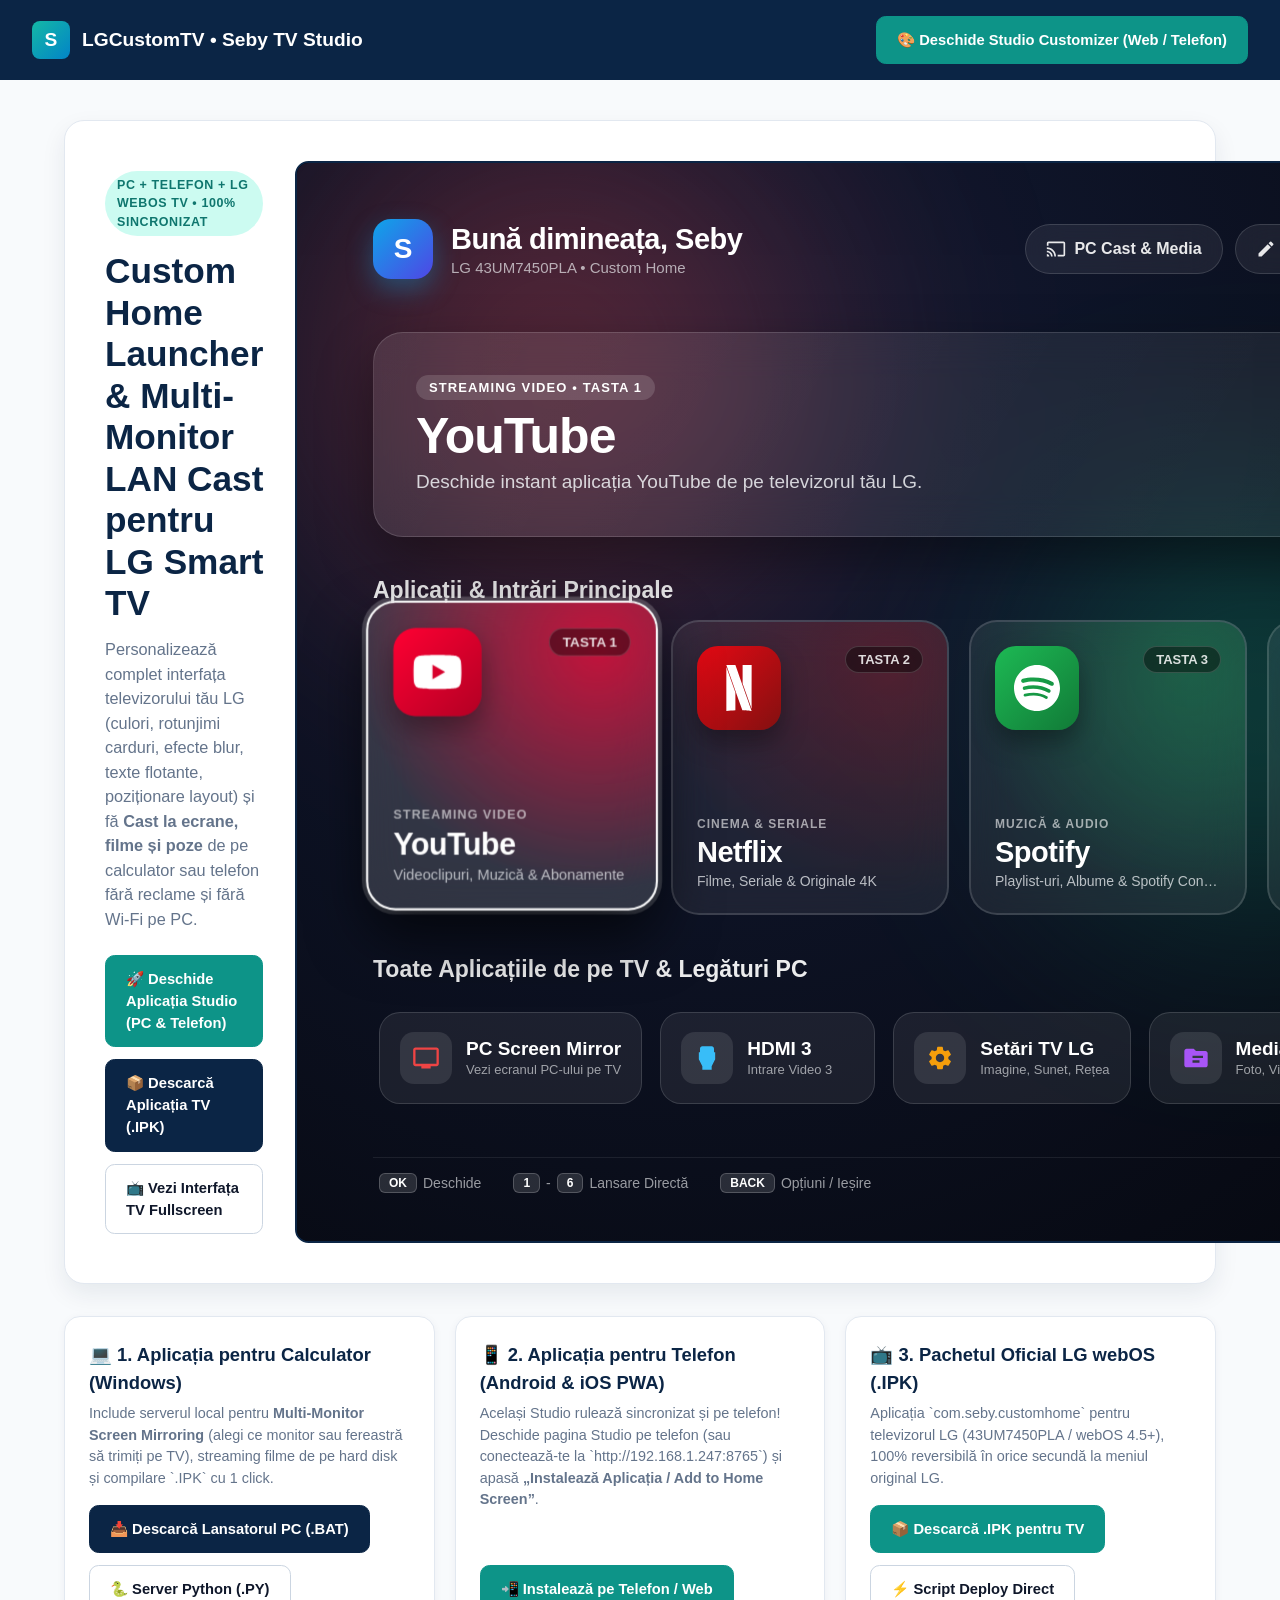
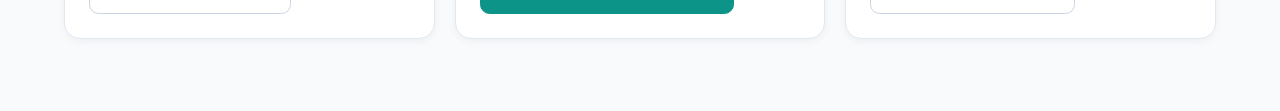
<file: index.html>
<!DOCTYPE html>
<html lang="ro">
<head>
  <meta charset="UTF-8" />
  <meta name="viewport" content="width=device-width, initial-scale=1.0" />
  <meta name="theme-color" content="#0b2545" />
  <link rel="manifest" href="seby-tv-home/manifest.webmanifest" />
  <link rel="icon" type="image/png" href="seby-tv-home/largeIcon.png" />
  <title>LGCustomTV &bull; Seby TV Studio (PC, Telefon &amp; LG webOS TV)</title>
  <style>
    :root {
      --navy: #0b2545;
      --teal: #0d9488;
      --teal-dark: #0f766e;
      --bg: #f8fafc;
      --surface: #ffffff;
      --muted: #f1f5f9;
      --border: #e2e8f0;
      --text: #0f172a;
      --text-muted: #64748b;
      --font: "Aptos", "Segoe UI Variable", -apple-system, BlinkMacSystemFont, "Segoe UI", sans-serif;
    }
    * { box-sizing: border-box; margin: 0; padding: 0; }
    body {
      background: var(--bg);
      color: var(--text);
      font-family: var(--font);
      line-height: 1.5;
    }
    .navbar {
      background: var(--navy);
      color: #fff;
      padding: 1rem 2rem;
      display: flex;
      align-items: center;
      justify-content: space-between;
      flex-wrap: wrap;
      gap: 1rem;
    }
    .nav-brand { display: flex; align-items: center; gap: 0.75rem; font-weight: 800; font-size: 1.2rem; }
    .nav-badge {
      width: 38px; height: 38px; border-radius: 0.5rem;
      background: linear-gradient(135deg, #14b8a6, #0284c7);
      display: flex; align-items: center; justify-content: center;
    }
    .container { max-width: 1200px; margin: 0 auto; padding: 2.5rem 1.5rem; }
    .hero-card {
      background: var(--surface);
      border: 1px solid var(--border);
      border-radius: 1.25rem;
      padding: 2.5rem;
      box-shadow: 0 10px 25px rgba(11, 37, 69, 0.08);
      margin-bottom: 2rem;
      display: grid;
      grid-template-columns: 1.15fr 0.85fr;
      gap: 2rem;
      align-items: center;
    }
    @media (max-width: 860px) {
      .hero-card { grid-template-columns: 1fr; padding: 1.5rem; }
    }
    .tag {
      display: inline-block;
      padding: 0.3rem 0.75rem;
      border-radius: 999px;
      background: #ccfbf1;
      color: var(--teal-dark);
      font-size: 0.78rem;
      font-weight: 700;
      text-transform: uppercase;
      letter-spacing: 0.6px;
      margin-bottom: 0.85rem;
    }
    h1 { font-size: 2.2rem; color: var(--navy); line-height: 1.18; margin-bottom: 0.85rem; }
    .lead { font-size: 1.02rem; color: var(--text-muted); margin-bottom: 1.5rem; }
    .btn-row { display: flex; flex-wrap: wrap; gap: 0.75rem; }
    .btn {
      display: inline-flex; align-items: center; gap: 0.5rem;
      padding: 0.75rem 1.25rem;
      border-radius: 0.6rem;
      border: 1px solid #cbd5e1;
      background: var(--surface);
      color: var(--text);
      font-weight: 700;
      font-size: 0.92rem;
      text-decoration: none;
      cursor: pointer;
      transition: all 0.15s ease;
    }
    .btn:hover { background: var(--muted); }
    .btn-primary { background: var(--teal); border-color: var(--teal); color: #fff; }
    .btn-primary:hover { background: var(--teal-dark); }
    .btn-navy { background: var(--navy); border-color: var(--navy); color: #fff; }
    .btn-navy:hover { background: #133863; }

    .grid-3 {
      display: grid;
      grid-template-columns: repeat(auto-fit, minmax(310px, 1fr));
      gap: 1.25rem;
      margin-bottom: 2rem;
    }
    .feature-card {
      background: var(--surface);
      border: 1px solid var(--border);
      border-radius: 1rem;
      padding: 1.5rem;
      box-shadow: 0 2px 8px rgba(11, 37, 69, 0.05);
      display: flex;
      flex-direction: column;
      justify-content: space-between;
      gap: 1rem;
    }
    .feature-card h3 { font-size: 1.15rem; color: var(--navy); margin-bottom: 0.4rem; }
    .feature-card p { font-size: 0.9rem; color: var(--text-muted); }

    .preview-box {
      width: 100%;
      aspect-ratio: 16 / 9;
      border-radius: 0.85rem;
      overflow: hidden;
      border: 2px solid var(--navy);
      background: #06080f;
      position: relative;
    }
    .preview-box iframe {
      width: 1920px;
      height: 1080px;
      border: 0;
      transform-origin: 0 0;
    }
  </style>
</head>
<body>
  <nav class="navbar">
    <div class="nav-brand">
      <div class="nav-badge">S</div>
      <span>LGCustomTV &bull; Seby TV Studio</span>
    </div>
    <div style="display:flex; gap:0.65rem;">
      <a class="btn btn-primary" href="seby-tv-home/studio_ui.html">🎨 Deschide Studio Customizer (Web / Telefon)</a>
    </div>
  </nav>

  <div class="container">
    <div class="hero-card">
      <div>
        <span class="tag">PC + TELEFON + LG WEBOS TV &bull; 100% SINCRONIZAT</span>
        <h1>Custom Home Launcher &amp; Multi-Monitor LAN Cast pentru LG Smart TV</h1>
        <p class="lead">
          Personalizează complet interfața televizorului tău LG (culori, rotunjimi carduri, efecte blur, texte flotante, poziționare layout) și fă <strong>Cast la ecrane, filme și poze</strong> de pe calculator sau telefon fără reclame și fără Wi-Fi pe PC.
        </p>
        <div class="btn-row">
          <a class="btn btn-primary" href="seby-tv-home/studio_ui.html">🚀 Deschide Aplicația Studio (PC &amp; Telefon)</a>
          <a class="btn btn-navy" href="seby-tv-home/com.seby.customhome_1.0.0_all.ipk" download>📦 Descarcă Aplicația TV (.IPK)</a>
          <a class="btn" href="seby-tv-home/index.html" target="_blank">📺 Vezi Interfața TV Fullscreen</a>
        </div>
      </div>

      <div>
        <div class="preview-box" id="heroPreviewWrap">
          <iframe id="heroPreviewIframe" src="seby-tv-home/index.html"></iframe>
        </div>
      </div>
    </div>

    <div class="grid-3">
      <div class="feature-card">
        <div>
          <h3>💻 1. Aplicația pentru Calculator (Windows)</h3>
          <p>
            Include serverul local pentru <strong>Multi-Monitor Screen Mirroring</strong> (alegi ce monitor sau fereastră să trimiți pe TV), streaming filme de pe hard disk și compilare `.IPK` cu 1 click.
          </p>
        </div>
        <div class="btn-row">
          <a class="btn btn-navy" href="seby-tv-home/Porneste_Seby_TV_Studio.bat" download>📥 Descarcă Lansatorul PC (.BAT)</a>
          <a class="btn" href="seby-tv-home/seby_tv_studio.py" download>🐍 Server Python (.PY)</a>
        </div>
      </div>

      <div class="feature-card">
        <div>
          <h3>📱 2. Aplicația pentru Telefon (Android &amp; iOS PWA)</h3>
          <p>
            Același Studio rulează sincronizat și pe telefon! Deschide pagina Studio pe telefon (sau conectează-te la `http://192.168.1.247:8765`) și apasă <strong>„Instalează Aplicația / Add to Home Screen”</strong>.
          </p>
        </div>
        <div class="btn-row">
          <a class="btn btn-primary" href="seby-tv-home/studio_ui.html">📲 Instalează pe Telefon / Web</a>
        </div>
      </div>

      <div class="feature-card">
        <div>
          <h3>📺 3. Pachetul Oficial LG webOS (.IPK)</h3>
          <p>
            Aplicația `com.seby.customhome` pentru televizorul LG (43UM7450PLA / webOS 4.5+), 100% reversibilă în orice secundă la meniul original LG.
          </p>
        </div>
        <div class="btn-row">
          <a class="btn btn-primary" href="seby-tv-home/com.seby.customhome_1.0.0_all.ipk" download>📦 Descarcă .IPK pentru TV</a>
          <a class="btn" href="seby-tv-home/deploy_to_tv.py" download>⚡ Script Deploy Direct</a>
        </div>
      </div>
    </div>
  </div>

  <script>
    function scaleHeroPreview() {
      var wrap = document.getElementById("heroPreviewWrap");
      var iframe = document.getElementById("heroPreviewIframe");
      if (!wrap || !iframe) return;
      iframe.style.transform = "scale(" + (wrap.clientWidth / 1920) + ")";
    }
    window.addEventListener("resize", scaleHeroPreview);
    window.addEventListener("DOMContentLoaded", scaleHeroPreview);
  </script>
</body>
</html>
</file>
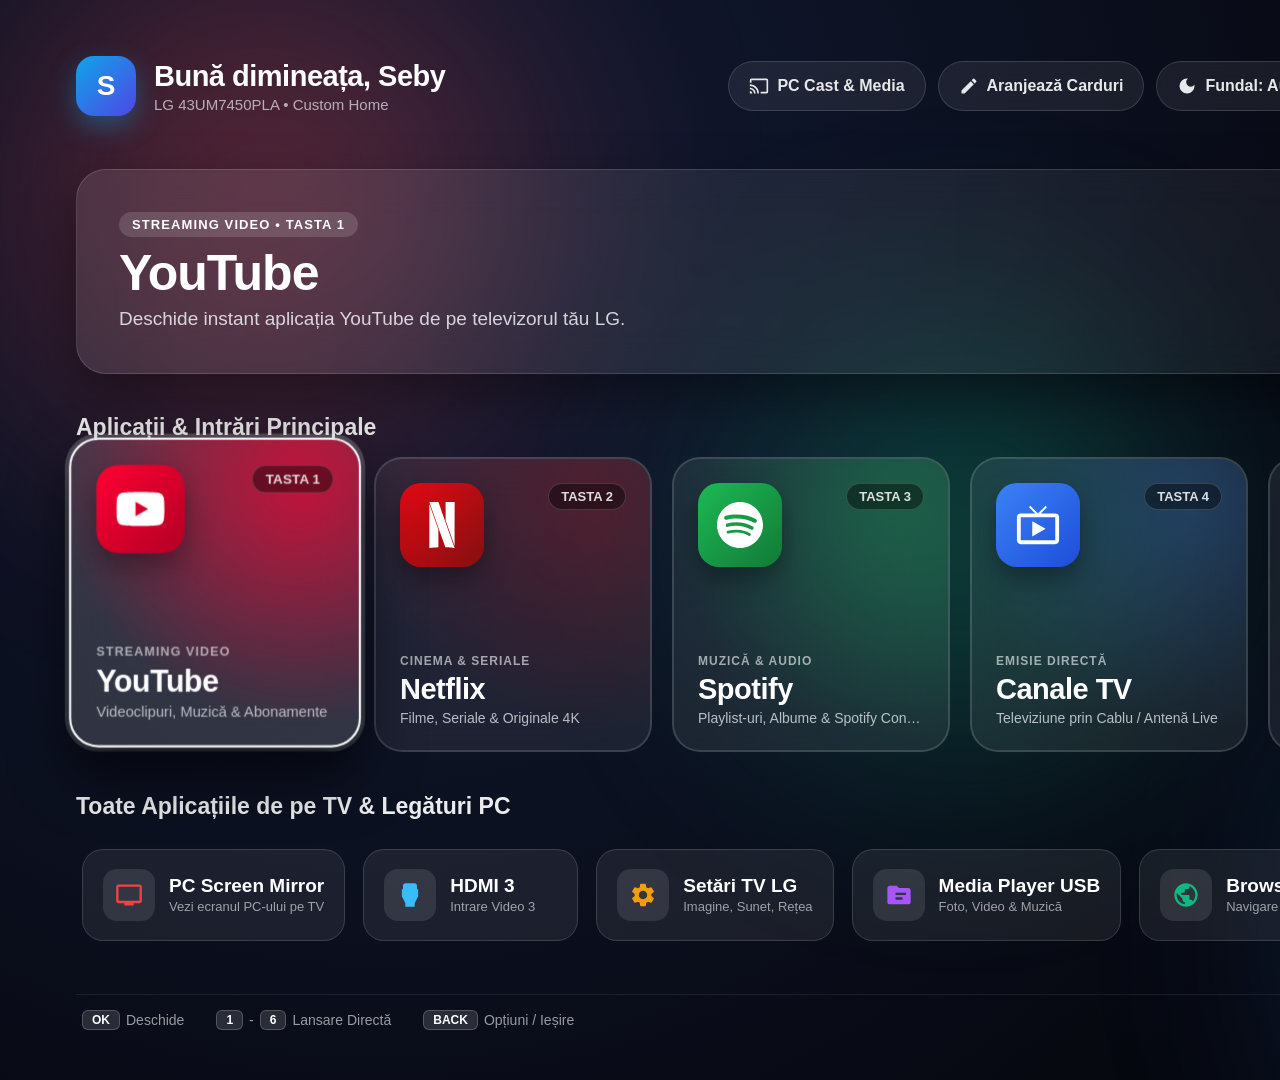
<file: seby-tv-home/index.html>
<!DOCTYPE html>
<html lang="ro">
<head>
  <meta charset="UTF-8" />
  <meta name="viewport" content="width=1920, height=1080, initial-scale=1.0, user-scalable=no" />
  <title>Seby TV Home</title>
  <link rel="stylesheet" href="style.css" />
</head>
<body class="theme-aurora">
  <!-- Custom Wallpaper Layer -->
  <div class="wallpaper-layer" id="wallpaperLayer"></div>

  <!-- Dynamic Ambient Background -->
  <div class="ambient-bg" id="ambientBg">
    <div class="orb orb-1" id="orb1"></div>
    <div class="orb orb-2" id="orb2"></div>
    <div class="orb orb-3" id="orb3"></div>
  </div>

  <!-- Custom Free-Floating Texts / Widgets Layer -->
  <div class="custom-texts-layer" id="customTextsLayer"></div>

  <!-- Main 1920x1080 Container -->
  <div class="app-shell" id="appShell">
    <!-- Top Status Bar -->
    <header class="topbar" id="topbarEl">
      <div class="brand-area">
        <div class="avatar-badge" id="avatarBadge">S</div>
        <div class="brand-text">
          <div class="greeting" id="greetingText">Bună seara, Seby</div>
          <div class="device-meta" id="deviceMetaText">LG 43UM7450PLA &bull; Custom Home</div>
        </div>
      </div>

      <div class="top-actions">
        <button class="pill-btn focusable" data-action="open-cast-hub" id="btnCastHub" tabindex="0">
          <svg viewBox="0 0 24 24" class="pill-icon"><path fill="currentColor" d="M21 3H3c-1.1 0-2 .9-2 2v3h2V5h18v14h-7v2h7c1.1 0 2-.9 2-2V5c0-1.1-.9-2-2-2zM1 18v3h3c0-1.66-1.34-3-3-3zm0-4v2c2.76 0 5 2.24 5 5h2c0-3.87-3.13-7-7-7zm0-4v2c4.97 0 9 4.03 9 9h2c0-6.08-4.93-11-11-11z"/></svg>
          <span>PC Cast &amp; Media</span>
        </button>

        <button class="pill-btn focusable" data-action="toggle-edit" id="btnEditOrder" tabindex="0">
          <svg viewBox="0 0 24 24" class="pill-icon"><path fill="currentColor" d="M3 17.25V21h3.75L17.81 9.94l-3.75-3.75L3 17.25zM20.71 7.04a1.003 1.003 0 0 0 0-1.42l-2.34-2.34a1.003 1.003 0 0 0-1.42 0l-1.83 1.83 3.75 3.75 1.84-1.82z"/></svg>
          <span id="editBtnLabel">Aranjează Carduri</span>
        </button>

        <button class="pill-btn focusable" data-action="cycle-theme" id="btnTheme" tabindex="0">
          <svg viewBox="0 0 24 24" class="pill-icon"><path fill="currentColor" d="M12 3a9 9 0 1 0 9 9c0-.46-.04-.92-.1-1.36a5.389 5.389 0 0 1-4.4 2.26 5.403 5.403 0 0 1-3.14-9.8c-.44-.06-.9-.1-1.36-.1z"/></svg>
          <span id="themeBtnLabel">Fundal: Aurora</span>
        </button>

        <button class="pill-btn pill-classic focusable" data-action="classic-mode" id="btnClassicMode" tabindex="0">
          <svg viewBox="0 0 24 24" class="pill-icon"><path fill="currentColor" d="M12 5V1L7 6l5 5V7c3.31 0 6 2.69 6 6s-2.69 6-6 6-6-2.69-6-6H4c0 4.42 3.58 8 8 8s8-3.58 8-8-3.58-8-8-8z"/></svg>
          <span>Meniul Original LG</span>
        </button>

        <div class="weather-widget" id="weatherWidget" title="Vremea curentă">
          <div class="weather-temp" id="weatherTemp">--°C</div>
          <div class="weather-city" id="weatherDesc">București</div>
        </div>

        <div class="clock-widget" id="clockWidget">
          <div class="clock-time" id="clockTime">20:00</div>
          <div class="clock-date" id="clockDate">Duminică, 22 Noiembrie</div>
        </div>
      </div>
    </header>

    <!-- Hero Spotlight Preview -->
    <section class="hero-banner" id="heroBanner">
      <div class="hero-content">
        <div class="hero-tag" id="heroTag">ACCES RAPID &bull; TASTA 1</div>
        <h1 class="hero-title" id="heroTitle">YouTube</h1>
        <p class="hero-desc" id="heroDesc">Deschide instant YouTube pe televizorul tău LG.</p>
        <div class="ticker-note hidden" id="tickerNoteBox"></div>
      </div>
      <div class="hero-shortcut-hint" id="heroShortcutHint">
        <div class="key-cap" id="heroKeyCap">OK</div>
        <span>pentru a deschide</span>
      </div>
    </section>

    <!-- Main Favorite Cards Row -->
    <section class="section-block" id="mainCardsSection">
      <div class="section-header">
        <h2 class="section-title" id="mainSectionTitle">Aplicații &amp; Intrări Principale</h2>
        <span class="section-subtitle" id="editHintText">Folosește săgețile, rotița Magic Remote sau tastele 1-6</span>
      </div>

      <div class="cards-grid" id="mainCardsGrid"></div>
    </section>

    <!-- Secondary Dock: All Installed TV Apps + System Utilities -->
    <section class="section-block dock-block" id="dockSection">
      <div class="section-header">
        <h2 class="section-title">Toate Aplicațiile de pe TV &amp; Legături PC</h2>
        <span class="section-subtitle" id="tvStatusIndicator">Detectare aplicații webOS...</span>
      </div>

      <div class="dock-row" id="secondaryDockRow"></div>
    </section>

    <!-- Bottom Legend Bar + PC Live Monitor -->
    <footer class="bottom-bar" id="bottomBarEl">
      <div class="legend-group">
        <span class="legend-item"><kbd>OK</kbd> Deschide</span>
        <span class="legend-item"><kbd>1</kbd> - <kbd>6</kbd> Lansare Directă</span>
        <span class="legend-item"><kbd>BACK</kbd> Opțiuni / Ieșire</span>
      </div>
      <div class="legend-group" id="pcLiveTelemetry">
        <span class="status-dot" id="pcBridgeDot"></span>
        <span id="pcBridgeStatus">PC Studio: Se caută conexiunea LAN...</span>
      </div>
    </footer>
  </div>

  <!-- ====================================================================
       FULLSCREEN CAST RECEIVER OVERLAY (VIDEO, AUDIO, PHOTO, SCREEN MIRROR)
       ==================================================================== -->
  <div class="cast-overlay hidden" id="castOverlay">
    <div class="cast-topbar">
      <div class="cast-badge-group">
        <span class="cast-live-pill">LIVE CAST DE PE PC</span>
        <span class="cast-media-title" id="castMediaTitle">Redare Media</span>
      </div>
      <div class="cast-controls-hint">
        <span><kbd>OK</kbd> Pauză/Play</span>
        <span><kbd>&larr;</kbd> <kbd>&rarr;</kbd> Derulare 15s</span>
        <span><kbd>BACK</kbd> Închide Cast</span>
        <button class="pill-btn cast-close-btn" id="btnCloseCast">Închide Cast</button>
      </div>
    </div>

    <div class="cast-stage">
      <video id="castVideoPlayer" class="cast-media-el hidden" controls autoplay></video>
      <img id="castImageViewer" class="cast-media-el hidden" alt="Cast Image" />
      <iframe id="castIframeViewer" class="cast-media-el hidden" frameborder="0" allowfullscreen></iframe>
    </div>
  </div>

  <!-- Modal: Return to Original LG Menu / Exit -->
  <div class="modal-backdrop hidden" id="classicModal">
    <div class="modal-card">
      <div class="modal-badge">100% REVERSIBIL</div>
      <h2>Revenire la Meniul Original LG</h2>
      <p>
        Acest Custom Home rulează ca o aplicație sigură și <strong>nu a șters nimic</strong> din televizorul tău.
        Poți oricând să ieși la canalele TV, să deschizi meniul clasic LG sau să dezinstalezi acest meniu.
      </p>

      <div class="modal-options">
        <button class="modal-btn primary focusable-modal" data-modal-action="exit-to-tv" tabindex="0">
          <div class="m-btn-title">Ieși acum la TV Live / Meniul Clasic LG</div>
          <div class="m-btn-sub">Închide Seby TV Home și revine imediat la emisia TV normală</div>
        </button>

        <button class="modal-btn focusable-modal" data-modal-action="open-lg-settings" tabindex="0">
          <div class="m-btn-title">Deschide Setările Oficiale LG</div>
          <div class="m-btn-sub">Intră direct în meniul de configurare al televizorului</div>
        </button>

        <button class="modal-btn focusable-modal" data-modal-action="cancel" tabindex="0">
          <div class="m-btn-title">Rămâi în Seby Custom Home</div>
          <div class="m-btn-sub">Înapoi la ecranul tău personalizat</div>
        </button>
      </div>

      <div class="uninstall-info">
        <strong>Control direct de pe PC sau Telefon (Seby TV Studio):</strong><br/>
        Deschide pe PC sau telefon <code>http://192.168.1.247:8765</code> pentru a schimba live cardurile, culorile, rotunjimile, pozițiile, textele, pentru a face <strong>Cast la ecrane/filme/poze</strong> sau pentru a dezinstala cu 1 click.
      </div>
    </div>
  </div>

  <!-- Toast Notification -->
  <div class="toast hidden" id="toastMsg"></div>

  <script src="app.js"></script>
</body>
</html>
</file>
<file: seby-tv-home/style.css>
/* ==========================================================================
   Seby TV Home - Fully Customizable TV Interface + LAN Cast Receiver
   Supports dynamic CSS variables for colors, radii, blur, positions & texts
   ========================================================================== */

:root {
  --tv-bg-primary: #06080f;
  --tv-bg-secondary: #131b36;
  --tv-card-radius: 28px;
  --tv-hero-radius: 30px;
  --tv-card-height: 295px;
  --tv-card-gap: 20px;
  --tv-card-blur: 22px;
  --tv-card-bg: rgba(255, 255, 255, 0.07);
  --tv-card-border: rgba(255, 255, 255, 0.14);
  --tv-hover-scale: 1.05;
  --tv-font-scale: 1;
  --tv-shell-padx: 76px;
  --tv-shell-pady: 42px;
  --tv-orb-opacity: 0.42;
}

* {
  box-sizing: border-box;
  margin: 0;
  padding: 0;
  user-select: none;
  -webkit-user-select: none;
}

html, body {
  width: 1920px;
  height: 1080px;
  overflow: hidden;
  background-color: var(--tv-bg-primary);
  color: #f8fafc;
  font-family: "Aptos", "Segoe UI Variable", -apple-system, BlinkMacSystemFont, "Segoe UI", Roboto, sans-serif;
  -webkit-font-smoothing: antialiased;
}

/* Themes */
body.theme-aurora {
  background: radial-gradient(circle at 20% 20%, var(--tv-bg-secondary) 0%, var(--tv-bg-primary) 65%, #03050a 100%);
}
body.theme-oled {
  background: #000000;
}
body.theme-oled .orb {
  opacity: 0.12 !important;
}
body.theme-sunset {
  background: radial-gradient(circle at 80% 20%, #2d122b 0%, #0f0c1b 60%, #05050a 100%);
}
body.theme-cyber {
  background: radial-gradient(circle at 50% 15%, #092c3e 0%, #07111e 60%, #03060c 100%);
}
body.theme-emerald {
  background: radial-gradient(circle at 25% 20%, #082f27 0%, #061214 65%, #030708 100%);
}
body.theme-custom {
  background: radial-gradient(circle at 25% 20%, var(--tv-bg-secondary) 0%, var(--tv-bg-primary) 75%);
}

/* Custom Wallpaper Layer */
.wallpaper-layer {
  position: fixed;
  top: 0;
  left: 0;
  width: 1920px;
  height: 1080px;
  background-size: cover;
  background-position: center;
  background-repeat: no-repeat;
  z-index: 0;
  opacity: 0;
  transition: opacity 0.5s ease;
  pointer-events: none;
}

/* Ambient glowing orbs */
.ambient-bg {
  position: fixed;
  top: 0;
  left: 0;
  width: 1920px;
  height: 1080px;
  pointer-events: none;
  z-index: 1;
  overflow: hidden;
}

.orb {
  position: absolute;
  border-radius: 50%;
  filter: blur(110px);
  -webkit-filter: blur(110px);
  opacity: var(--tv-orb-opacity);
  transition: background 0.6s ease, transform 0.8s ease, opacity 0.5s ease;
}

.orb-1 {
  width: 760px;
  height: 760px;
  top: -180px;
  left: -120px;
  background: radial-gradient(circle, #ef4444 0%, transparent 70%);
}

.orb-2 {
  width: 820px;
  height: 820px;
  bottom: -260px;
  right: -120px;
  background: radial-gradient(circle, #3b82f6 0%, transparent 70%);
}

.orb-3 {
  width: 600px;
  height: 600px;
  top: 240px;
  left: 660px;
  background: radial-gradient(circle, #10b981 0%, transparent 70%);
}

/* Custom Floating Texts Layer */
.custom-texts-layer {
  position: fixed;
  top: 0;
  left: 0;
  width: 1920px;
  height: 1080px;
  pointer-events: none;
  z-index: 10;
}

.custom-floating-text {
  position: absolute;
  padding: 10px 20px;
  border-radius: 14px;
  font-weight: 700;
  letter-spacing: -0.2px;
  transition: all 0.25s ease;
  box-shadow: 0 10px 28px rgba(0, 0, 0, 0.35);
}

/* Main Shell */
.app-shell {
  position: relative;
  z-index: 2;
  width: 1920px;
  height: 1080px;
  padding: var(--tv-shell-pady) var(--tv-shell-padx);
  display: flex;
  flex-direction: column;
  justify-content: space-between;
}

/* Top Bar */
.topbar {
  display: flex;
  align-items: center;
  justify-content: space-between;
  height: 84px;
}

.brand-area {
  display: flex;
  align-items: center;
}

.avatar-badge {
  width: 60px;
  height: 60px;
  border-radius: 18px;
  background: linear-gradient(135deg, #0ea5e9 0%, #4f46e5 100%);
  display: flex;
  align-items: center;
  justify-content: center;
  font-size: 28px;
  font-weight: 800;
  color: #ffffff;
  box-shadow: 0 10px 26px rgba(14, 165, 233, 0.35);
  margin-right: 18px;
}

.greeting {
  font-size: calc(29px * var(--tv-font-scale));
  font-weight: 700;
  letter-spacing: -0.5px;
  color: #ffffff;
}

.device-meta {
  font-size: calc(15px * var(--tv-font-scale));
  color: rgba(248, 250, 252, 0.65);
  margin-top: 3px;
}

.top-actions {
  display: flex;
  align-items: center;
}

.pill-btn {
  display: flex;
  align-items: center;
  height: 50px;
  padding: 0 20px;
  margin-right: 12px;
  border-radius: 999px;
  border: 1px solid var(--tv-card-border);
  background: var(--tv-card-bg);
  backdrop-filter: blur(18px);
  -webkit-backdrop-filter: blur(18px);
  color: rgba(255, 255, 255, 0.9);
  font-size: 16px;
  font-weight: 600;
  cursor: pointer;
  outline: none;
  transition: transform 0.2s ease, background 0.2s ease, border-color 0.2s ease, box-shadow 0.2s ease;
}

.pill-btn .pill-icon {
  width: 20px;
  height: 20px;
  margin-right: 8px;
}

.pill-classic {
  border-color: rgba(251, 191, 36, 0.38);
  background: rgba(251, 191, 36, 0.11);
  color: #fde68a;
}

.pill-btn:hover,
.pill-btn:focus,
.pill-btn.focused {
  transform: scale(1.05);
  background: #ffffff;
  color: #090d16;
  border-color: #ffffff;
  box-shadow: 0 10px 28px rgba(255, 255, 255, 0.25);
}

.pill-btn.active-edit {
  background: #0ea5e9;
  color: #ffffff;
  border-color: #38bdf8;
}

.weather-widget {
  text-align: right;
  padding: 6px 18px;
  margin-right: 16px;
  border-right: 1px solid rgba(255, 255, 255, 0.12);
}

.weather-temp {
  font-size: calc(25px * var(--tv-font-scale));
  font-weight: 700;
  color: #ffffff;
}

.weather-city {
  font-size: 13px;
  color: rgba(248, 250, 252, 0.65);
}

.clock-widget {
  text-align: right;
  min-width: 160px;
}

.clock-time {
  font-size: calc(38px * var(--tv-font-scale));
  font-weight: 800;
  line-height: 1;
  letter-spacing: -1px;
  color: #ffffff;
}

.clock-date {
  font-size: 14px;
  color: rgba(248, 250, 252, 0.7);
  margin-top: 4px;
  text-transform: capitalize;
}

/* Hero Banner */
.hero-banner {
  position: relative;
  height: 205px;
  border-radius: var(--tv-hero-radius);
  padding: 30px 42px;
  display: flex;
  align-items: center;
  justify-content: space-between;
  background: linear-gradient(120deg, rgba(255, 255, 255, 0.1) 0%, rgba(255, 255, 255, 0.03) 100%);
  border: 1px solid var(--tv-card-border);
  backdrop-filter: blur(var(--tv-card-blur));
  -webkit-backdrop-filter: blur(var(--tv-card-blur));
  box-shadow: 0 22px 54px rgba(0, 0, 0, 0.42);
  overflow: hidden;
}

.hero-tag {
  display: inline-block;
  padding: 5px 13px;
  border-radius: 999px;
  font-size: 13px;
  font-weight: 700;
  letter-spacing: 1.1px;
  text-transform: uppercase;
  background: rgba(255, 255, 255, 0.14);
  color: #ffffff;
  margin-bottom: 10px;
}

.hero-title {
  font-size: calc(50px * var(--tv-font-scale));
  font-weight: 800;
  letter-spacing: -1px;
  line-height: 1.05;
  color: #ffffff;
  margin-bottom: 8px;
}

.hero-desc {
  font-size: calc(19px * var(--tv-font-scale));
  color: rgba(248, 250, 252, 0.82);
  max-width: 1100px;
}

.ticker-note {
  margin-top: 10px;
  display: inline-block;
  padding: 5px 14px;
  border-radius: 10px;
  background: rgba(14, 165, 233, 0.24);
  border: 1px solid rgba(56, 189, 248, 0.45);
  color: #bae6fd;
  font-size: 15px;
  font-weight: 600;
}

.hero-shortcut-hint {
  display: flex;
  align-items: center;
  background: rgba(0, 0, 0, 0.35);
  border: 1px solid rgba(255, 255, 255, 0.14);
  padding: 14px 24px;
  border-radius: 20px;
  font-size: 18px;
  color: rgba(255, 255, 255, 0.85);
}

.key-cap {
  padding: 7px 15px;
  border-radius: 11px;
  background: #ffffff;
  color: #090d16;
  font-weight: 800;
  font-size: 19px;
  margin-right: 12px;
}

/* Section Headers */
.section-block {
  display: flex;
  flex-direction: column;
}

.section-header {
  display: flex;
  align-items: baseline;
  justify-content: space-between;
  margin-bottom: 16px;
}

.section-title {
  font-size: calc(23px * var(--tv-font-scale));
  font-weight: 700;
  color: rgba(255, 255, 255, 0.92);
}

.section-subtitle {
  font-size: 15px;
  color: rgba(248, 250, 252, 0.55);
}

/* Main Cards Grid */
.cards-grid {
  display: flex;
  justify-content: space-between;
  min-height: var(--tv-card-height);
  gap: var(--tv-card-gap);
}

.app-card {
  position: relative;
  flex: 1 1 0;
  min-width: 200px;
  height: var(--tv-card-height);
  border-radius: var(--tv-card-radius);
  padding: 24px;
  display: flex;
  flex-direction: column;
  justify-content: space-between;
  background: var(--tv-card-bg);
  border: 2px solid var(--tv-card-border);
  backdrop-filter: blur(var(--tv-card-blur));
  -webkit-backdrop-filter: blur(var(--tv-card-blur));
  cursor: pointer;
  outline: none;
  overflow: hidden;
  transition: transform 0.24s cubic-bezier(0.22, 1, 0.36, 1),
              border-color 0.24s ease,
              box-shadow 0.24s ease,
              background 0.24s ease;
}

.app-card-glow {
  position: absolute;
  top: 0;
  left: 0;
  right: 0;
  bottom: 0;
  opacity: 0.24;
  transition: opacity 0.28s ease;
  z-index: 0;
  pointer-events: none;
}

.app-card:hover,
.app-card:focus,
.app-card.focused {
  transform: translateY(-12px) scale(var(--tv-hover-scale));
  border-color: #ffffff;
  background: rgba(255, 255, 255, 0.15);
  box-shadow: 0 26px 56px rgba(0, 0, 0, 0.65),
              0 0 0 4px rgba(255, 255, 255, 0.22);
  z-index: 5;
}

.app-card:hover .app-card-glow,
.app-card:focus .app-card-glow,
.app-card.focused .app-card-glow {
  opacity: 0.68;
}

.card-top {
  position: relative;
  z-index: 1;
  display: flex;
  align-items: flex-start;
  justify-content: space-between;
}

.card-icon-wrap {
  width: 84px;
  height: 84px;
  border-radius: calc(var(--tv-card-radius) * 0.75);
  display: flex;
  align-items: center;
  justify-content: center;
  box-shadow: 0 12px 26px rgba(0, 0, 0, 0.35);
}

.card-icon-wrap svg {
  width: 46px;
  height: 46px;
}

.card-shortcut {
  padding: 5px 12px;
  border-radius: 999px;
  background: rgba(0, 0, 0, 0.42);
  border: 1px solid rgba(255, 255, 255, 0.16);
  font-size: 13px;
  font-weight: 700;
  color: rgba(255, 255, 255, 0.85);
}

.card-bottom {
  position: relative;
  z-index: 1;
}

.card-category {
  font-size: 12px;
  font-weight: 700;
  text-transform: uppercase;
  letter-spacing: 1px;
  color: rgba(255, 255, 255, 0.6);
  margin-bottom: 5px;
}

.card-title {
  font-size: calc(29px * var(--tv-font-scale));
  font-weight: 800;
  color: #ffffff;
  letter-spacing: -0.5px;
  white-space: nowrap;
  overflow: hidden;
  text-overflow: ellipsis;
}

.card-subtitle {
  font-size: calc(14px * var(--tv-font-scale));
  color: rgba(248, 250, 252, 0.72);
  margin-top: 4px;
  white-space: nowrap;
  overflow: hidden;
  text-overflow: ellipsis;
}

.edit-mode-arrows {
  display: none;
  margin-top: 10px;
  padding: 6px 12px;
  border-radius: 10px;
  background: rgba(14, 165, 233, 0.35);
  border: 1px solid #38bdf8;
  font-size: 13px;
  font-weight: 700;
  color: #ffffff;
  text-align: center;
}

body.editing-order .edit-mode-arrows {
  display: block;
}

/* Secondary Dock */
.dock-row {
  display: flex;
  align-items: center;
  height: 118px;
  overflow-x: auto;
  overflow-y: visible;
  padding: 8px 6px;
}

.dock-row::-webkit-scrollbar {
  display: none;
}

.dock-item {
  flex: 0 0 auto;
  min-width: 215px;
  height: 92px;
  margin-right: 18px;
  padding: 0 20px;
  border-radius: calc(var(--tv-card-radius) * 0.75);
  background: var(--tv-card-bg);
  border: 1.5px solid var(--tv-card-border);
  display: flex;
  align-items: center;
  cursor: pointer;
  outline: none;
  transition: transform 0.2s ease, background 0.2s ease, border-color 0.2s ease;
}

.dock-item:hover,
.dock-item:focus,
.dock-item.focused {
  transform: translateY(-5px) scale(1.04);
  background: rgba(255, 255, 255, 0.16);
  border-color: #ffffff;
  box-shadow: 0 14px 32px rgba(0, 0, 0, 0.5);
}

.dock-icon {
  width: 52px;
  height: 52px;
  border-radius: 14px;
  background: rgba(255, 255, 255, 0.1);
  display: flex;
  align-items: center;
  justify-content: center;
  margin-right: 14px;
  overflow: hidden;
  flex-shrink: 0;
}

.dock-icon img {
  width: 100%;
  height: 100%;
  object-fit: cover;
}

.dock-icon svg {
  width: 28px;
  height: 28px;
}

.dock-title {
  font-size: 19px;
  font-weight: 700;
  color: #ffffff;
  white-space: nowrap;
  overflow: hidden;
  text-overflow: ellipsis;
  max-width: 180px;
}

.dock-meta {
  font-size: 13px;
  color: rgba(248, 250, 252, 0.6);
  margin-top: 2px;
}

/* Bottom Bar */
.bottom-bar {
  display: flex;
  align-items: center;
  justify-content: space-between;
  height: 42px;
  padding-top: 8px;
  border-top: 1px solid rgba(255, 255, 255, 0.08);
  font-size: 14px;
  color: rgba(248, 250, 252, 0.6);
}

.legend-group {
  display: flex;
  align-items: center;
}

.legend-item {
  margin-right: 26px;
  display: flex;
  align-items: center;
}

kbd {
  display: inline-block;
  padding: 2px 9px;
  margin: 0 6px;
  border-radius: 6px;
  background: rgba(255, 255, 255, 0.13);
  border: 1px solid rgba(255, 255, 255, 0.2);
  color: #ffffff;
  font-size: 12px;
  font-weight: 700;
  font-family: inherit;
}

.status-dot {
  width: 10px;
  height: 10px;
  border-radius: 50%;
  background: #10b981;
  margin-right: 10px;
  box-shadow: 0 0 12px #10b981;
}

/* ==========================================================================
   FULLSCREEN CAST RECEIVER OVERLAY
   ========================================================================== */
.cast-overlay {
  position: fixed;
  top: 0;
  left: 0;
  width: 1920px;
  height: 1080px;
  background: #000000;
  z-index: 150;
  display: flex;
  flex-direction: column;
}

.cast-topbar {
  position: absolute;
  top: 0;
  left: 0;
  right: 0;
  height: 88px;
  padding: 0 54px;
  display: flex;
  align-items: center;
  justify-content: space-between;
  background: linear-gradient(180deg, rgba(0, 0, 0, 0.85) 0%, transparent 100%);
  z-index: 155;
}

.cast-badge-group {
  display: flex;
  align-items: center;
}

.cast-live-pill {
  padding: 6px 14px;
  border-radius: 999px;
  background: #ef4444;
  color: #ffffff;
  font-size: 13px;
  font-weight: 800;
  letter-spacing: 1px;
  margin-right: 16px;
  box-shadow: 0 0 18px rgba(239, 68, 68, 0.6);
}

.cast-media-title {
  font-size: 22px;
  font-weight: 700;
  color: #ffffff;
}

.cast-controls-hint {
  display: flex;
  align-items: center;
  gap: 18px;
  font-size: 15px;
  color: rgba(255, 255, 255, 0.85);
}

.cast-close-btn {
  margin-left: 12px;
  background: rgba(239, 68, 68, 0.25);
  border-color: rgba(239, 68, 68, 0.5);
}

.cast-stage {
  width: 1920px;
  height: 1080px;
  display: flex;
  align-items: center;
  justify-content: center;
  background: #000000;
}

.cast-media-el {
  width: 1920px;
  height: 1080px;
  object-fit: contain;
  background: #000000;
}

/* Modal */
.modal-backdrop {
  position: fixed;
  top: 0;
  left: 0;
  width: 1920px;
  height: 1080px;
  background: rgba(3, 6, 15, 0.82);
  backdrop-filter: blur(22px);
  -webkit-backdrop-filter: blur(22px);
  z-index: 180;
  display: flex;
  align-items: center;
  justify-content: center;
}

.hidden {
  display: none !important;
}

.modal-card {
  width: 960px;
  border-radius: 34px;
  padding: 46px 52px;
  background: linear-gradient(145deg, #131b2e 0%, #0b101d 100%);
  border: 1.5px solid rgba(255, 255, 255, 0.18);
  box-shadow: 0 40px 100px rgba(0, 0, 0, 0.8);
}

.modal-badge {
  display: inline-block;
  padding: 6px 14px;
  border-radius: 999px;
  background: rgba(16, 185, 129, 0.18);
  border: 1px solid rgba(52, 211, 153, 0.4);
  color: #34d399;
  font-size: 13px;
  font-weight: 800;
  letter-spacing: 1px;
  margin-bottom: 14px;
}

.modal-card h2 {
  font-size: 38px;
  font-weight: 800;
  margin-bottom: 14px;
}

.modal-card p {
  font-size: 19px;
  line-height: 1.5;
  color: rgba(248, 250, 252, 0.78);
  margin-bottom: 26px;
}

.modal-options {
  display: flex;
  flex-direction: column;
}

.modal-btn {
  width: 100%;
  text-align: left;
  padding: 18px 24px;
  margin-bottom: 14px;
  border-radius: 20px;
  background: rgba(255, 255, 255, 0.06);
  border: 1.5px solid rgba(255, 255, 255, 0.14);
  color: #ffffff;
  cursor: pointer;
  outline: none;
  transition: transform 0.2s ease, background 0.2s ease, border-color 0.2s ease;
}

.modal-btn.primary {
  background: rgba(14, 165, 233, 0.22);
  border-color: rgba(56, 189, 248, 0.45);
}

.modal-btn:hover,
.modal-btn:focus,
.modal-btn.focused {
  transform: scale(1.02);
  background: #ffffff;
  color: #090d16;
  border-color: #ffffff;
}

.m-btn-title {
  font-size: 21px;
  font-weight: 800;
}

.m-btn-sub {
  font-size: 15px;
  opacity: 0.75;
  margin-top: 4px;
}

.uninstall-info {
  margin-top: 20px;
  padding: 18px 22px;
  border-radius: 16px;
  background: rgba(0, 0, 0, 0.35);
  border: 1px solid rgba(255, 255, 255, 0.1);
  font-size: 15px;
  line-height: 1.6;
  color: rgba(248, 250, 252, 0.78);
}

.uninstall-info code {
  padding: 3px 8px;
  border-radius: 6px;
  background: rgba(255, 255, 255, 0.12);
  color: #7dd3fc;
}

/* Toast Notification */
.toast {
  position: fixed;
  bottom: 92px;
  left: 50%;
  transform: translateX(-50%);
  padding: 16px 34px;
  border-radius: 999px;
  background: rgba(15, 23, 42, 0.96);
  border: 1.5px solid rgba(255, 255, 255, 0.28);
  color: #ffffff;
  font-size: 21px;
  font-weight: 700;
  box-shadow: 0 20px 50px rgba(0, 0, 0, 0.75);
  z-index: 250;
}
</file>
